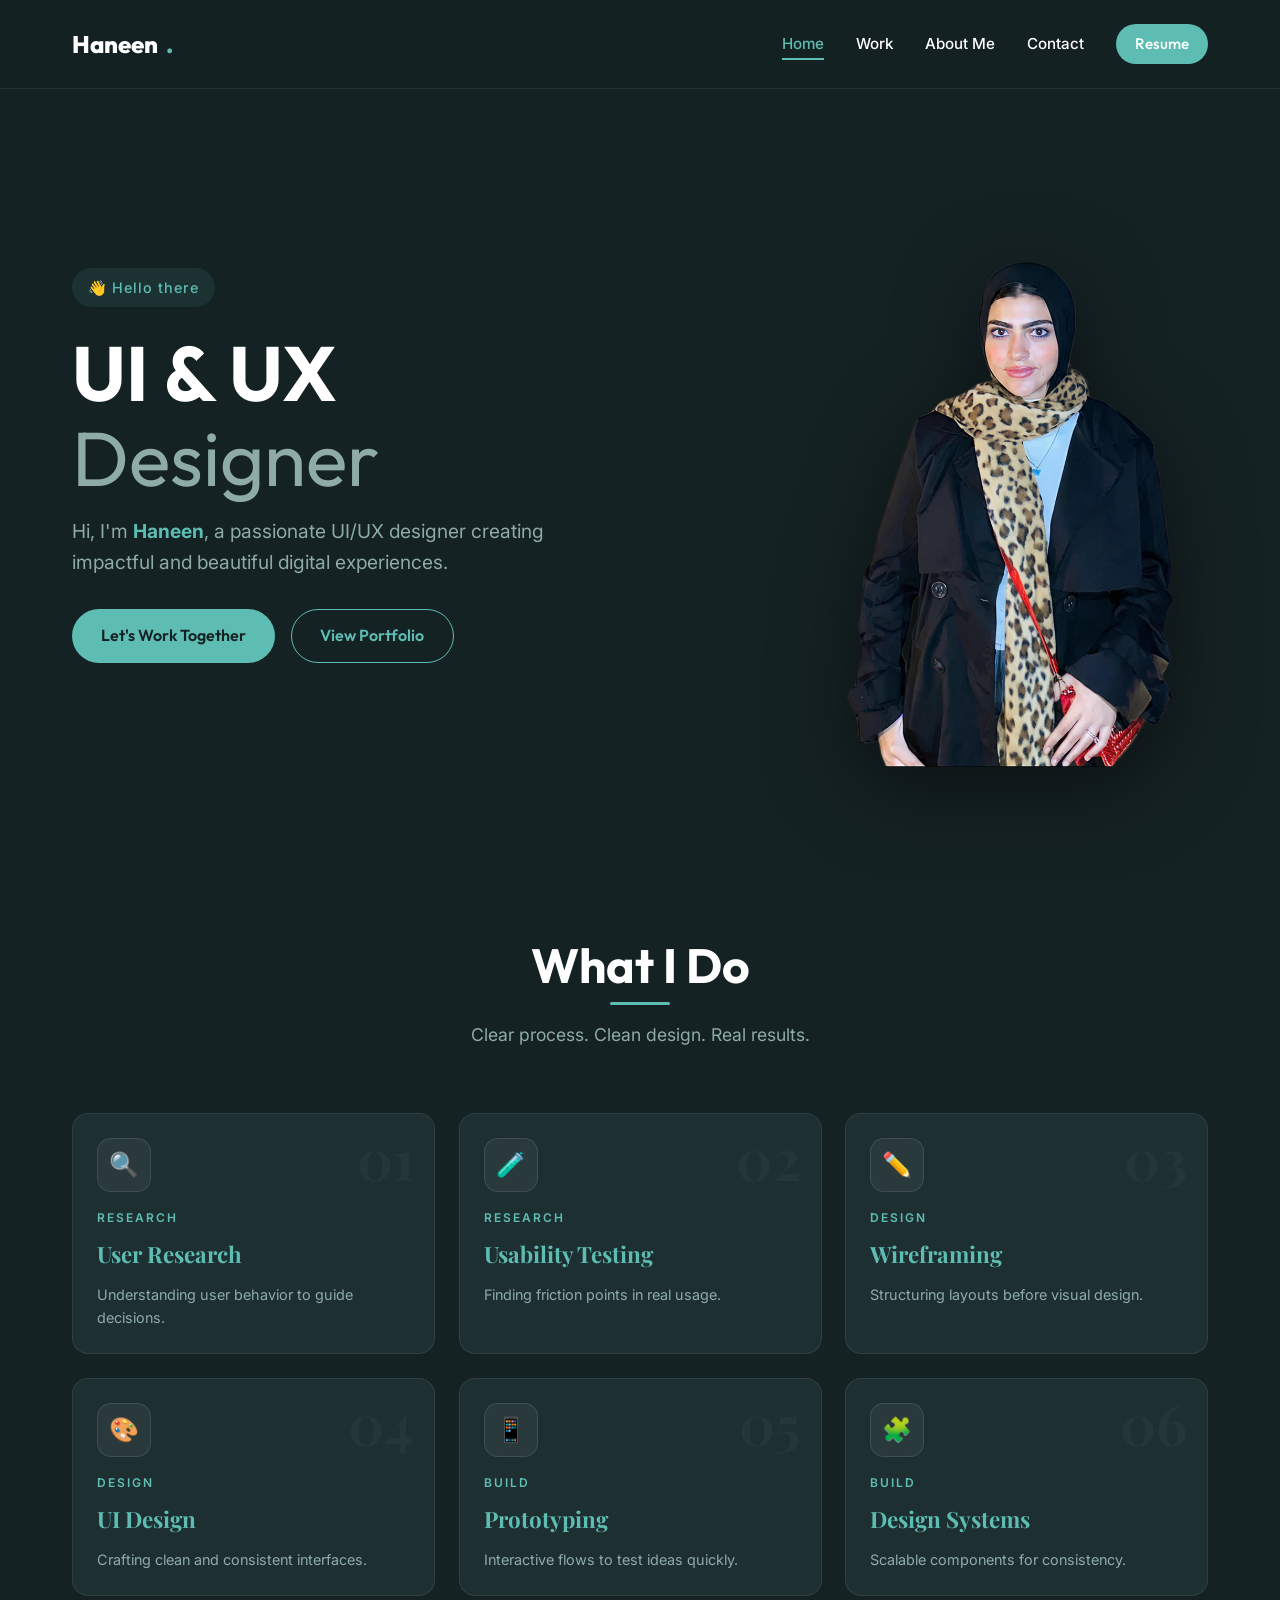
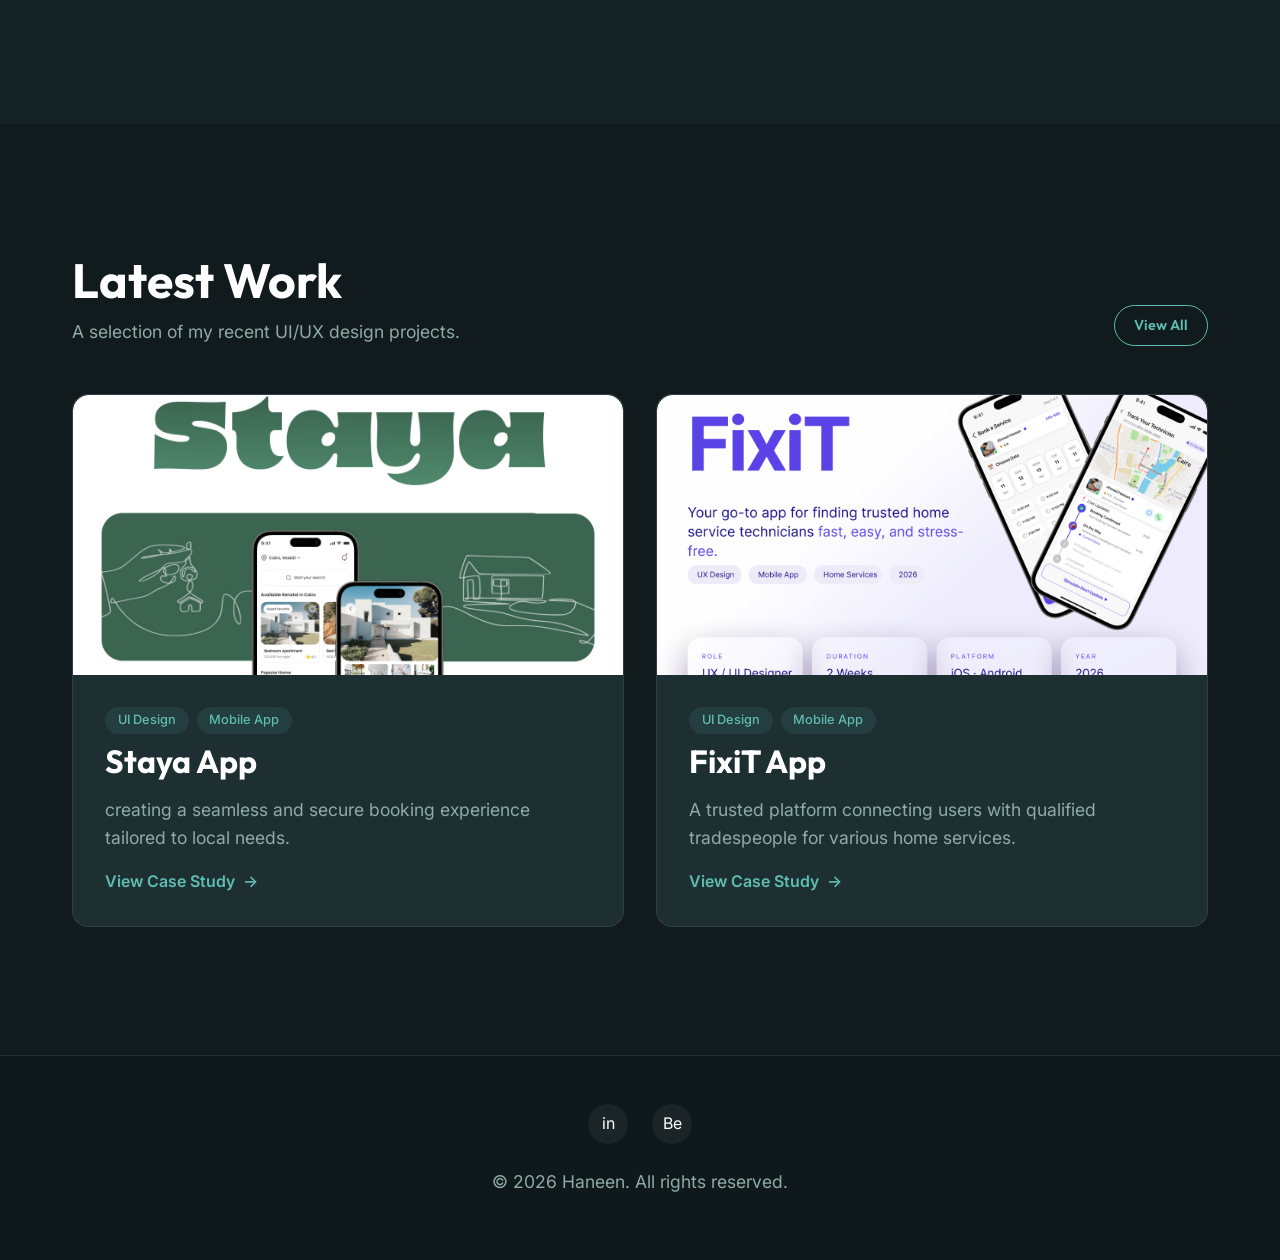
<file: index.html>
<!DOCTYPE html>
<html lang="en">

<head>
    <meta charset="UTF-8">
    <meta name="viewport" content="width=device-width, initial-scale=1.0">
    <title>Haneen | UI & UX Designer</title>

    <!-- Fonts -->
    <link
        href="https://fonts.googleapis.com/css2?family=Playfair+Display:wght@400;700&family=DM+Sans:wght@300;400;500&display=swap"
        rel="stylesheet">

    <!-- CSS -->
    <link rel="stylesheet" href="css/style.css">
    <link rel="stylesheet" href="css/components.css">
    <link rel="stylesheet" href="css/animations.css">

    <!-- JS Components -->
    <script src="js/components.js" defer></script>
    <script src="js/main.js" defer></script>

    <style>
        .hero {
            display: flex;
            align-items: center;
            justify-content: space-between;
            min-height: 80vh;
            position: relative;
            padding-top: 2rem;
        }

        .hero-content {
            flex: 1;
            max-width: 600px;
            z-index: 2;
        }

        .hero-badge {
            display: inline-block;
            padding: 0.5rem 1rem;
            background-color: rgba(94, 189, 178, 0.1);
            color: var(--primary);
            border-radius: 20px;
            font-size: 0.9rem;
            font-weight: 500;
            margin-bottom: 1.5rem;
            letter-spacing: 1px;
        }

        .hero h1 {
            font-size: clamp(3rem, 6vw, 5rem);
            margin-bottom: 1rem;
            line-height: 1.1;
        }

        .hero h1 span {
            color: var(--text-muted);
            font-weight: 400;
        }

        .hero p {
            font-size: 1.2rem;
            margin-bottom: 2rem;
            max-width: 500px;
        }

        .hero-actions {
            display: flex;
            gap: 1rem;
        }

        .hero-image-wrapper {
            flex: 1;
            display: flex;
            justify-content: flex-end;
            position: relative;
        }

        .hero-image {
            max-width: 450px;
            width: 100%;
            border-radius: 20px;
            filter: drop-shadow(0 20px 40px rgba(0, 0, 0, 0.5));
            transition: transform var(--transition-slow);
        }

        /* What I Do Section */
        .services-grid {
            margin-top: 3rem;
        }

        /* Responsive */
        @media (max-width: 992px) {
            .hero {
                flex-direction: column;
                text-align: center;
                padding-top: 4rem;
            }

            .hero-content {
                margin-bottom: 3rem;
            }

            .hero-actions {
                justify-content: center;
            }

            .hero-image-wrapper {
                justify-content: center;
            }
        }
    </style>
</head>

<body>

    <site-navbar></site-navbar>

    <main>
        <!-- Hero Section -->
        <section class="container hero">
            <div class="hero-content animate-on-scroll">
                <div class="hero-badge">👋 Hello there</div>
                <h1>UI & UX<br><span>Designer</span></h1>
                <p>Hi, I'm <strong style="color: var(--primary);">Haneen</strong>, a passionate UI/UX designer creating
                    impactful and beautiful digital experiences.</p>
                <div class="hero-actions">
                    <a href="contact.html" class="btn btn-primary">Let's Work Together</a>
                    <a href="projects.html" class="btn btn-outline">View Portfolio</a>
                </div>
            </div>
            <div class="hero-image-wrapper animate-on-scroll">
                <img src="haneen.png" alt="Haneen - UI/UX Designer" class="hero-image">
            </div>
        </section>

        <!-- What I Do Section -->
        <section class="section" id="services">
            <div class="container">
                <div class="section-header animate-on-scroll">
                    <h2>What I Do</h2>
                    <p style="color: var(--text-muted); margin-top: 10px;">Clear process. Clean design. Real results.
                    </p>
                </div>

                <div class="wid-grid">
                    <div class="wid-card animate-on-scroll" data-category="research">
                        <div class="wid-card-num">01</div>
                        <div class="wid-card-icon">🔍</div>
                        <div class="wid-card-tag">Research</div>
                        <div class="wid-card-title">User Research</div>
                        <div class="wid-card-desc">Understanding user behavior to guide decisions.</div>
                    </div>

                    <div class="wid-card animate-on-scroll" data-category="research">
                        <div class="wid-card-num">02</div>
                        <div class="wid-card-icon">🧪</div>
                        <div class="wid-card-tag">Research</div>
                        <div class="wid-card-title">Usability Testing</div>
                        <div class="wid-card-desc">Finding friction points in real usage.</div>
                    </div>

                    <div class="wid-card animate-on-scroll" data-category="design">
                        <div class="wid-card-num">03</div>
                        <div class="wid-card-icon">✏️</div>
                        <div class="wid-card-tag">Design</div>
                        <div class="wid-card-title">Wireframing</div>
                        <div class="wid-card-desc">Structuring layouts before visual design.</div>
                    </div>

                    <div class="wid-card animate-on-scroll" data-category="design">
                        <div class="wid-card-num">04</div>
                        <div class="wid-card-icon">🎨</div>
                        <div class="wid-card-tag">Design</div>
                        <div class="wid-card-title">UI Design</div>
                        <div class="wid-card-desc">Crafting clean and consistent interfaces.</div>
                    </div>

                    <div class="wid-card animate-on-scroll" data-category="build">
                        <div class="wid-card-num">05</div>
                        <div class="wid-card-icon">📱</div>
                        <div class="wid-card-tag">Build</div>
                        <div class="wid-card-title">Prototyping</div>
                        <div class="wid-card-desc">Interactive flows to test ideas quickly.</div>
                    </div>

                    <div class="wid-card animate-on-scroll" data-category="build">
                        <div class="wid-card-num">06</div>
                        <div class="wid-card-icon">🧩</div>
                        <div class="wid-card-tag">Build</div>
                        <div class="wid-card-title">Design Systems</div>
                        <div class="wid-card-desc">Scalable components for consistency.</div>
                    </div>
                </div>
            </div>
        </section>

        <!-- Latest Work Section (Preview) -->
        <section class="section" style="background-color: #111b1d;">
            <div class="container">
                <div style="display: flex; justify-content: space-between; align-items: flex-end; margin-bottom: 3rem;"
                    class="animate-on-scroll">
                    <div>
                        <h2
                            style="margin-bottom: 0.5rem; font-size: clamp(2rem, 4vw, 3rem); font-family: var(--font-heading);">
                            Latest Work</h2>
                        <p style="margin-bottom: 0;">A selection of my recent UI/UX design projects.</p>
                    </div>
                    <a href="projects.html" class="btn btn-outline"
                        style="padding: 0.5rem 1.2rem; font-size: 0.9rem;">View All</a>
                </div>

                <div class="grid grid-2">
                    <!-- Project 1 -->
                    <div class="card project-card animate-on-scroll">
                        <div class="card-image-container">
                            <img src="staya.jpg" alt="Staya" class="card-image">
                        </div>
                        <div class="project-card-content">
                            <div style="display: flex; gap: 0.5rem;">
                                <span class="badge">UI Design</span>
                                <span class="badge">Mobile App</span>
                            </div>
                            <h3>Staya App</h3>
                            <p>creating a seamless and secure booking experience tailored to local needs.</p>
                            <a href="https://www.behance.net/gallery/248236511/Staya-Short-Stay-Booking-App"
                                style="margin-top: auto; font-weight: 600; display: flex; align-items: center; gap: 0.5rem;">View
                                Case Study <span>→</span></a>
                        </div>
                    </div>

                    <!-- Project 2 -->
                    <div class="card project-card animate-on-scroll">
                        <div class="card-image-container">
                            <img src="Fixit.png" alt="FixiT" class="card-image">
                        </div>
                        <div class="project-card-content">
                            <div style="display: flex; gap: 0.5rem;">
                                <span class="badge">UI Design</span>
                                <span class="badge">Mobile App</span>
                            </div>
                            <h3>FixiT App</h3>
                            <p>A trusted platform connecting users with qualified tradespeople for various home
                                services.</p>
                            <a href="https://www.behance.net/gallery/246401169/FixiT-App"
                                style="margin-top: auto; font-weight: 600; display: flex; align-items: center; gap: 0.5rem;">View
                                Case Study <span>→</span></a>
                        </div>
                    </div>
                </div>
            </div>
        </section>
    </main>

    <site-footer></site-footer>

</body>

</html>
</file>
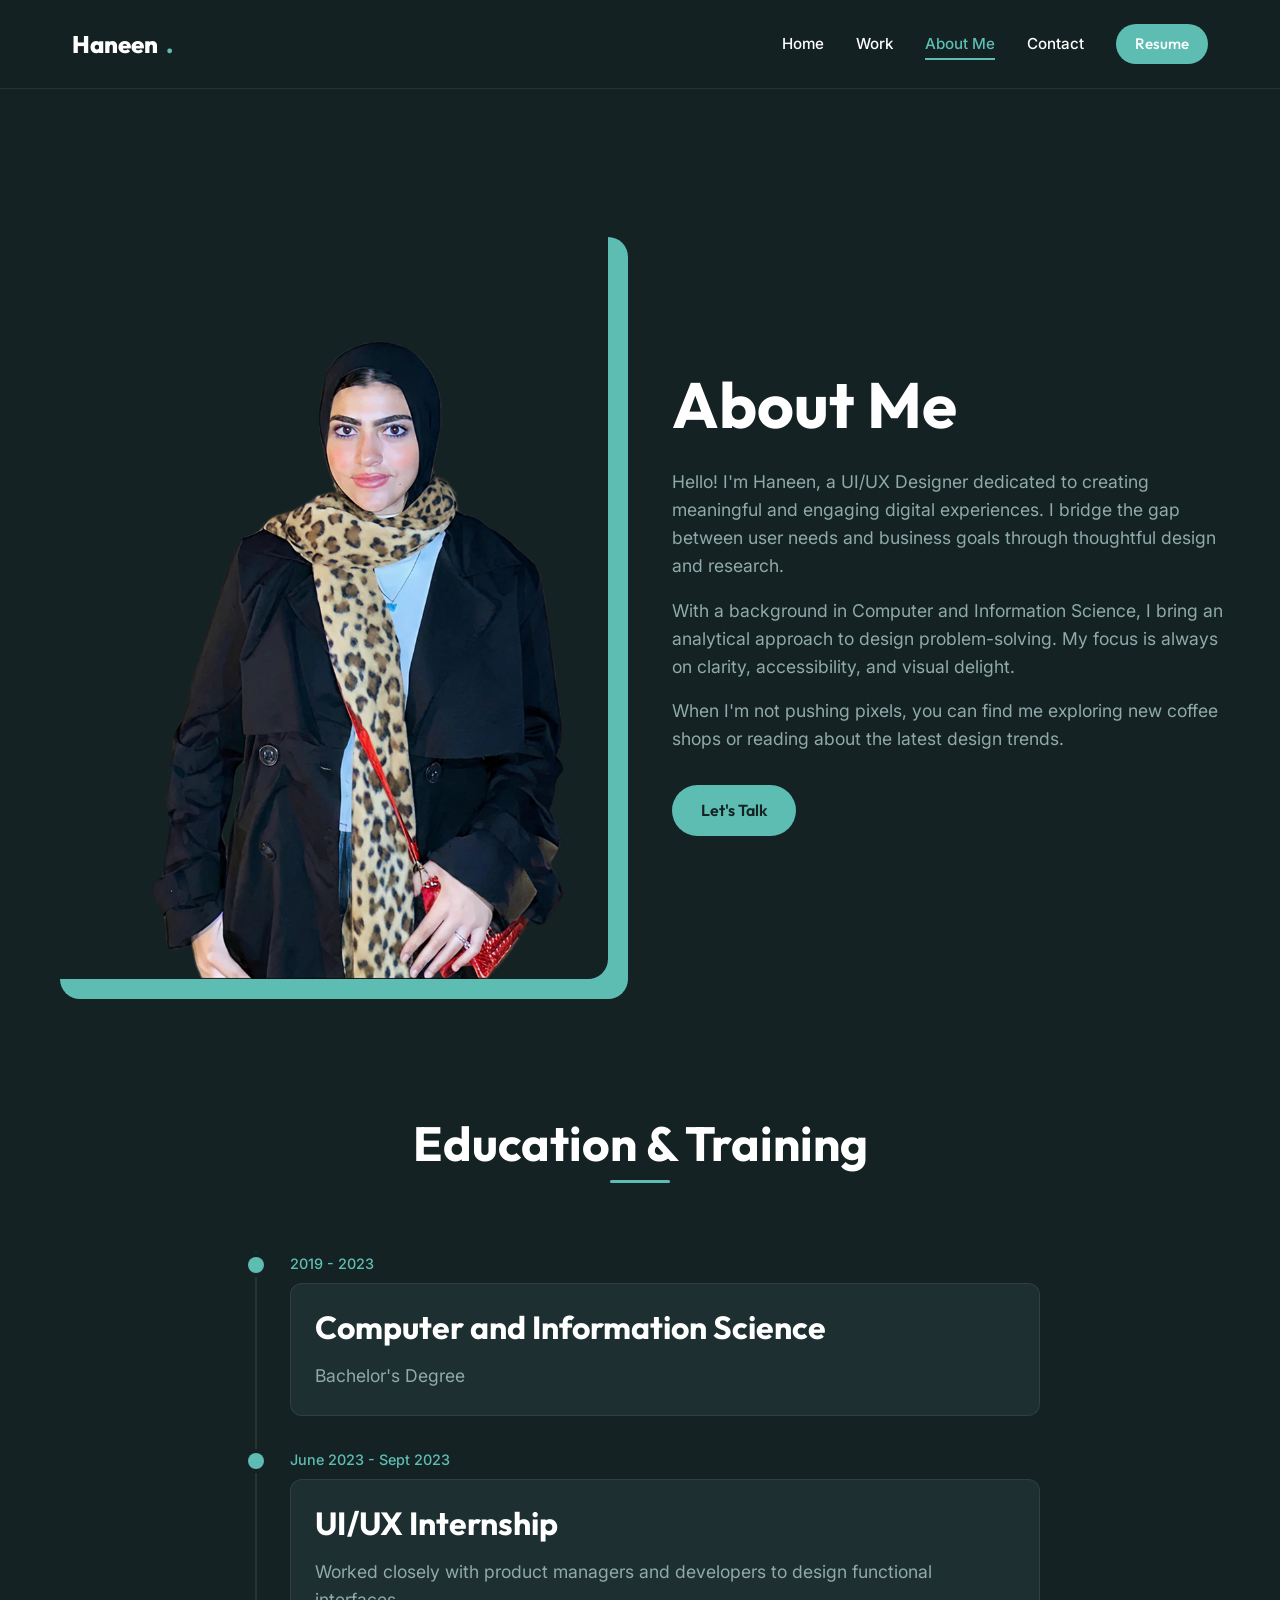
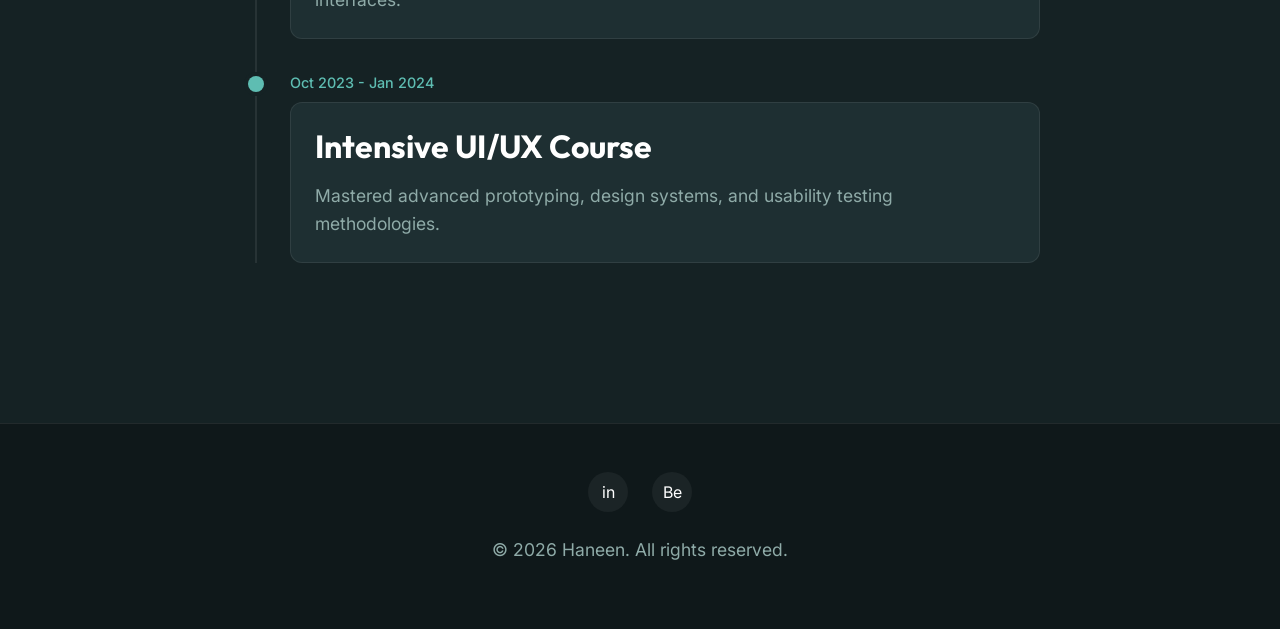
<file: about.html>
<!DOCTYPE html>
<html lang="en">
<head>
    <meta charset="UTF-8">
    <meta name="viewport" content="width=device-width, initial-scale=1.0">
    <title>About | Haneen</title>
    <link rel="stylesheet" href="css/style.css">
    <link rel="stylesheet" href="css/components.css">
    <link rel="stylesheet" href="css/animations.css">
    <script src="js/components.js" defer></script>
    <script src="js/main.js" defer></script>
    <style>
        .about-grid {
            display: grid;
            grid-template-columns: 1fr 1fr;
            gap: 4rem;
            align-items: center;
            margin-bottom: var(--spacing-xxl);
        }
        .about-image {
            width: 100%;
            border-radius: 20px;
            box-shadow: 20px 20px 0 var(--primary);
        }
        
        /* Timeline */
        .timeline {
            position: relative;
            max-width: 800px;
            margin: 0 auto;
        }
        .timeline::before {
            content: '';
            position: absolute;
            top: 0; left: 15px;
            height: 100%; width: 2px;
            background: var(--border-color);
        }
        .timeline-item {
            position: relative;
            padding-left: 50px;
            margin-bottom: 2rem;
        }
        .timeline-item::before {
            content: '';
            position: absolute;
            top: 5px; left: 8px;
            width: 16px; height: 16px;
            border-radius: 50%;
            background: var(--primary);
            box-shadow: 0 0 0 4px var(--bg-color);
        }
        .timeline-date {
            font-size: 0.9rem;
            color: var(--primary);
            margin-bottom: 0.5rem;
            font-weight: 500;
        }
        .timeline-content {
            background: var(--bg-card);
            padding: 1.5rem;
            border-radius: 12px;
            border: 1px solid var(--border-color);
        }
        
        @media (max-width: 768px) {
            .about-grid { grid-template-columns: 1fr; gap: 2rem; }
            .about-image { box-shadow: 10px 10px 0 var(--primary); }
        }
    </style>
</head>
<body>

    <site-navbar></site-navbar>

    <main class="container section">
        
        <div class="about-grid animate-on-scroll">
            <div>
                <img src="haneen.png" alt="Haneen working" class="about-image">
            </div>
            <div>
                <h1 style="margin-bottom: 1.5rem;">About Me</h1>
                <p>Hello! I'm Haneen, a UI/UX Designer dedicated to creating meaningful and engaging digital experiences. I bridge the gap between user needs and business goals through thoughtful design and research.</p>
                <p>With a background in Computer and Information Science, I bring an analytical approach to design problem-solving. My focus is always on clarity, accessibility, and visual delight.</p>
                <p>When I'm not pushing pixels, you can find me exploring new coffee shops or reading about the latest design trends.</p>
                <a href="contact.html" class="btn btn-primary" style="margin-top: 1rem;">Let's Talk</a>
            </div>
        </div>

        <div class="section-header animate-on-scroll">
            <h2>Education & Training</h2>
        </div>

        <div class="timeline animate-on-scroll">
            <div class="timeline-item">
                <div class="timeline-date">2019 - 2023</div>
                <div class="timeline-content hover-lift">
                    <h3>Computer and Information Science</h3>
                    <p style="margin: 0;">Bachelor's Degree</p>
                </div>
            </div>
            <div class="timeline-item">
                <div class="timeline-date">June 2023 - Sept 2023</div>
                <div class="timeline-content hover-lift">
                    <h3>UI/UX Internship</h3>
                    <p style="margin: 0;">Worked closely with product managers and developers to design functional interfaces.</p>
                </div>
            </div>
            <div class="timeline-item">
                <div class="timeline-date">Oct 2023 - Jan 2024</div>
                <div class="timeline-content hover-lift">
                    <h3>Intensive UI/UX Course</h3>
                    <p style="margin: 0;">Mastered advanced prototyping, design systems, and usability testing methodologies.</p>
                </div>
            </div>
        </div>

    </main>

    <site-footer></site-footer>

</body>
</html>
</file>
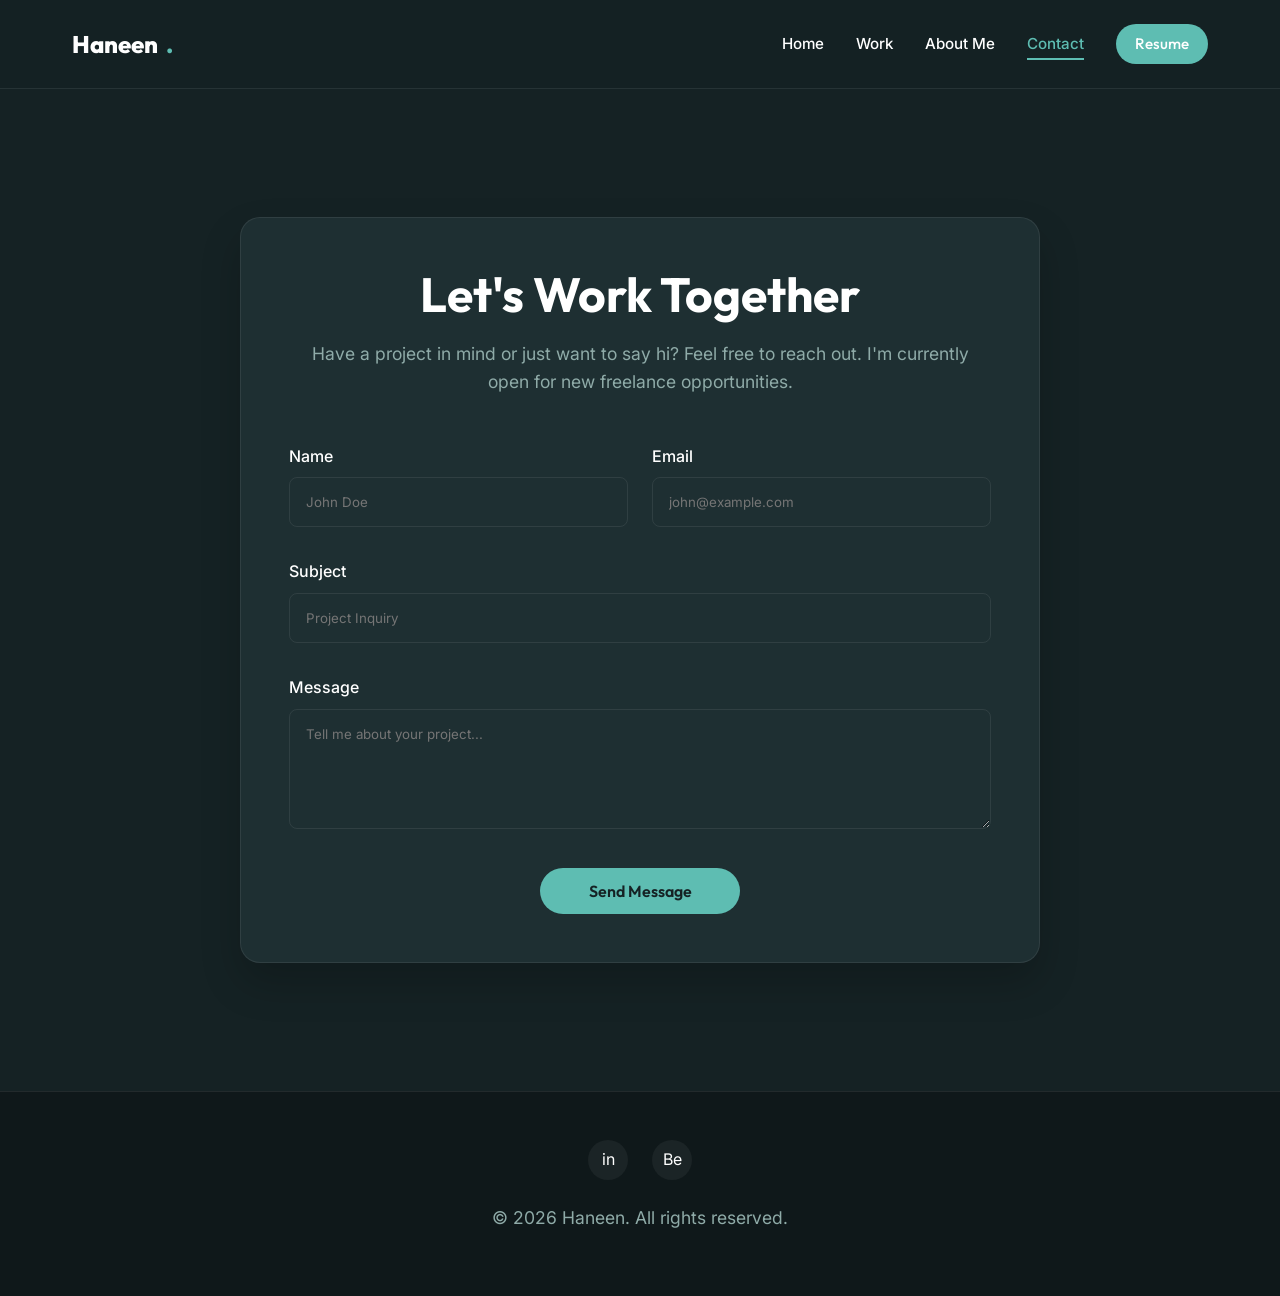
<file: contact.html>
<!DOCTYPE html>
<html lang="en">
<head>
    <meta charset="UTF-8">
    <meta name="viewport" content="width=device-width, initial-scale=1.0">
    <title>Contact | Haneen</title>
    <link rel="stylesheet" href="css/style.css">
    <link rel="stylesheet" href="css/components.css">
    <link rel="stylesheet" href="css/animations.css">
    <script src="js/components.js" defer></script>
    <script src="js/main.js" defer></script>
    <style>
        .contact-container {
            max-width: 800px;
            margin: 0 auto;
            background: var(--bg-card);
            padding: 3rem;
            border-radius: 20px;
            border: 1px solid var(--border-color);
            box-shadow: 0 20px 40px rgba(0,0,0,0.2);
        }
        .contact-header {
            text-align: center;
            margin-bottom: 3rem;
        }
        .form-row {
            display: grid;
            grid-template-columns: 1fr 1fr;
            gap: 1.5rem;
        }
        @media (max-width: 600px) {
            .contact-container { padding: 2rem; }
            .form-row { grid-template-columns: 1fr; }
        }
    </style>
</head>
<body>

    <site-navbar></site-navbar>

    <main class="container section" style="min-height: 80vh; display: flex; align-items: center;">
        
        <div class="contact-container animate-on-scroll" style="width: 100%;">
            <div class="contact-header">
                <h1 style="font-size: clamp(2rem, 4vw, 3rem);">Let's Work Together</h1>
                <p>Have a project in mind or just want to say hi? Feel free to reach out. I'm currently open for new freelance opportunities.</p>
            </div>

            <form action="https://formspree.io/f/xrejewye" method="POST" id="contact-form">
                <input type="hidden" name="_subject" value="New message from your portfolio!">
                <input type="text" name="_gotcha" style="display:none">

                <div class="form-row">
                    <div class="form-group">
                        <label class="form-label" for="name">Name</label>
                        <input type="text" id="name" name="name" class="form-control" placeholder="John Doe" required>
                    </div>
                    <div class="form-group">
                        <label class="form-label" for="email">Email</label>
                        <input type="email" id="email" name="email" class="form-control" placeholder="john@example.com" required>
                    </div>
                </div>
                
                <div class="form-group">
                    <label class="form-label" for="subject">Subject</label>
                    <input type="text" id="subject" name="subject" class="form-control" placeholder="Project Inquiry" required>
                </div>

                <div class="form-group">
                    <label class="form-label" for="message">Message</label>
                    <textarea id="message" name="message" class="form-control" placeholder="Tell me about your project..." required></textarea>
                </div>

                <div id="form-status" style="text-align: center; margin-bottom: 1rem; display: none;"></div>

                <div style="text-align: center; margin-top: 2rem;">
                    <button type="submit" class="btn btn-primary" style="width: 100%; max-width: 200px;">Send Message</button>
                </div>
            </form>

            <script>
                const form = document.getElementById('contact-form');
                const status = document.getElementById('form-status');

                form.addEventListener('submit', async (e) => {
                    e.preventDefault();
                    const btn = form.querySelector('button[type="submit"]');
                    btn.textContent = 'Sending...';
                    btn.disabled = true;

                    try {
                        const res = await fetch(form.action, {
                            method: 'POST',
                            body: new FormData(form),
                            headers: { 'Accept': 'application/json' }
                        });

                        if (res.ok) {
                            status.style.display = 'block';
                            status.style.color = 'var(--primary)';
                            status.textContent = '✅ Message sent successfully! I\'ll get back to you soon.';
                            form.reset();
                        } else {
                            throw new Error('Failed');
                        }
                    } catch (err) {
                        status.style.display = 'block';
                        status.style.color = '#ff6b6b';
                        status.textContent = '❌ Oops! Something went wrong. Please try again.';
                    }

                    btn.textContent = 'Send Message';
                    btn.disabled = false;
                });
            </script>
        </div>

    </main>

    <site-footer></site-footer>

</body>
</html>
</file>
<file: css/style.css>
@import url('https://fonts.googleapis.com/css2?family=Inter:wght@300;400;500;600&family=Outfit:wght@400;500;700;800&display=swap');

:root {
  /* Colors */
  --bg-color: #152224;
  --bg-card: #1e2f32;
  --bg-card-hover: #263b3f;
  --primary: #5ebdb2;
  --primary-hover: #4ca399;
  --text-main: #ffffff;
  --text-muted: #8faba8;
  --border-color: rgba(255, 255, 255, 0.08);
  
  /* Spacing */
  --spacing-sm: 0.5rem;
  --spacing-md: 1rem;
  --spacing-lg: 2rem;
  --spacing-xl: 4rem;
  --spacing-xxl: 8rem;
  
  /* Typography */
  --font-body: 'Inter', sans-serif;
  --font-heading: 'Outfit', sans-serif;
  
  /* Transitions */
  --transition-fast: 0.2s ease;
  --transition-normal: 0.3s ease;
  --transition-slow: 0.5s ease;
  
  /* Layout */
  --container-width: 1200px;
}

* {
  margin: 0;
  padding: 0;
  box-sizing: border-box;
}

html {
  scroll-behavior: smooth;
}

body {
  font-family: var(--font-body);
  background-color: var(--bg-color);
  color: var(--text-main);
  line-height: 1.6;
  overflow-x: hidden;
  opacity: 0; /* For page load animation */
  animation: fadeInPage 0.5s ease forwards;
}

/* Typography Base */
h1, h2, h3, h4, h5, h6 {
  font-family: var(--font-heading);
  font-weight: 700;
  line-height: 1.2;
  margin-bottom: var(--spacing-md);
}

h1 { font-size: clamp(2.5rem, 5vw, 4.5rem); }
h2 { font-size: clamp(2rem, 4vw, 3rem); }
h3 { font-size: clamp(1.5rem, 3vw, 2rem); }

p {
  color: var(--text-muted);
  margin-bottom: var(--spacing-md);
  font-size: 1.1rem;
}

a {
  color: var(--primary);
  text-decoration: none;
  transition: color var(--transition-fast);
}

a:hover {
  color: var(--text-main);
}

ul {
  list-style: none;
}

/* Layout Utilities */
.container {
  max-width: var(--container-width);
  margin: 0 auto;
  padding: 0 var(--spacing-lg);
}

.section {
  padding: var(--spacing-xxl) 0;
}

.section-header {
  text-align: center;
  margin-bottom: var(--spacing-xl);
}

.section-header h2 {
  position: relative;
  display: inline-block;
}

.section-header h2::after {
  content: '';
  position: absolute;
  bottom: -10px;
  left: 50%;
  transform: translateX(-50%);
  width: 60px;
  height: 3px;
  background-color: var(--primary);
  border-radius: 2px;
}

/* Grid Layouts */
.grid {
  display: grid;
  gap: var(--spacing-lg);
}

.grid-2 { grid-template-columns: repeat(auto-fit, minmax(300px, 1fr)); }
.grid-3 { grid-template-columns: repeat(auto-fit, minmax(250px, 1fr)); }
.grid-4 { grid-template-columns: repeat(auto-fit, minmax(200px, 1fr)); }

/* Responsive adjustments */
@media (max-width: 768px) {
  .section { padding: var(--spacing-xl) 0; }
  .grid-2 { grid-template-columns: 1fr; }
}
</file>
<file: css/components.css>
/* Buttons */
.btn {
  display: inline-flex;
  align-items: center;
  justify-content: center;
  padding: 0.8rem 1.8rem;
  border-radius: 50px;
  font-family: var(--font-heading);
  font-weight: 600;
  font-size: 1rem;
  cursor: pointer;
  transition: all var(--transition-normal);
  border: none;
  gap: 0.5rem;
}

.btn-primary {
  background-color: var(--primary);
  color: #152224;
}

.btn-primary:hover {
  background-color: var(--primary-hover);
  transform: translateY(-2px);
  box-shadow: 0 5px 15px rgba(94, 189, 178, 0.3);
  color: #152224;
}

.btn-outline {
  background-color: transparent;
  color: var(--primary);
  border: 1px solid var(--primary);
}

.btn-outline:hover {
  background-color: var(--primary);
  color: #152224;
  transform: translateY(-2px);
}

/* Cards */
.card {
  background-color: var(--bg-card);
  border-radius: 16px;
  padding: var(--spacing-lg);
  border: 1px solid var(--border-color);
  transition: all var(--transition-normal);
  display: flex;
  flex-direction: column;
}

.card:hover {
  transform: translateY(-5px);
  border-color: var(--primary);
  box-shadow: 0 10px 30px rgba(0, 0, 0, 0.2);
}

.card-image {
  width: 100%;
  height: 200px;
  border-radius: 8px;
  object-fit: cover;
  margin-bottom: var(--spacing-md);
  background-color: rgba(255, 255, 255, 0.05); /* Placeholder */
}

/* Project Cards Specific */
.project-card {
  padding: 0;
  overflow: hidden;
}

.project-card .card-image-container {
  width: 100%;
  height: 280px;
  overflow: hidden;
  position: relative;
  background-color: rgba(255, 255, 255, 0.03);
}

.project-card .card-image {
  margin-bottom: 0;
  border-radius: 16px 16px 0 0;
  width: 100%;
  height: 100%;
  display: block;
  object-fit: cover;
  object-position: center center;
  transition: transform 0.5s ease;
}

.project-card:hover .card-image {
  transform: scale(1.05);
}

.project-card-content {
  padding: var(--spacing-lg);
  flex-grow: 1;
  display: flex;
  flex-direction: column;
}

.badge {
  display: inline-block;
  padding: 0.2rem 0.8rem;
  background-color: rgba(94, 189, 178, 0.1);
  color: var(--primary);
  border-radius: 20px;
  font-size: 0.8rem;
  font-weight: 500;
  margin-bottom: var(--spacing-sm);
  align-self: flex-start;
}

/* Glassmorphism Services Card */
.glass-card {
  background: rgba(30, 47, 50, 0.4);
  backdrop-filter: blur(10px);
  -webkit-backdrop-filter: blur(10px);
  border: 1px solid rgba(255, 255, 255, 0.05);
  border-radius: 16px;
  padding: 1.5rem;
  transition: all 0.3s ease;
  cursor: pointer;
  display: flex;
  flex-direction: column;
  gap: 1rem;
}

.glass-card:hover {
  transform: translateY(-5px);
  box-shadow: 0 10px 20px rgba(0, 0, 0, 0.2), 0 0 15px rgba(94, 189, 178, 0.1);
  border-color: rgba(94, 189, 178, 0.4);
}

.glass-card-header {
  display: flex;
  align-items: center;
  gap: 1rem;
}

.glass-card-icon {
  width: 48px;
  height: 48px;
  background-color: rgba(94, 189, 178, 0.1);
  border-radius: 12px;
  display: flex;
  align-items: center;
  justify-content: center;
  color: var(--primary);
  font-size: 1.25rem;
  transition: all 0.3s ease;
}

.glass-card:hover .glass-card-icon {
  background-color: var(--primary);
  color: #152224;
  transform: scale(1.1) rotate(5deg);
}

.glass-card-title {
  font-family: var(--font-heading);
  font-weight: 700;
  font-size: 1.2rem;
  margin: 0;
  color: var(--text-main);
  line-height: 1.2;
}

.glass-card-desc {
  font-size: 0.95rem;
  color: rgba(255, 255, 255, 0.6);
  line-height: 1.6;
  margin: 0;
  display: -webkit-box;
  -webkit-line-clamp: 3;
  -webkit-box-orient: vertical;
  overflow: hidden;
}

/* ── What I Do Section (New) ── */
.wid-tabs {
  margin: 40px 0;
  display: flex;
  gap: 10px;
}

.wid-tab-btn {
  padding: 10px 20px;
  border: 1px solid transparent;
  background: transparent;
  color: var(--text-muted);
  cursor: pointer;
  border-radius: 6px;
  transition: .3s;
  font-family: var(--font-body);
  font-size: 1rem;
}

.wid-tab-btn.active {
  background: var(--primary);
  color: #152224; /* Dark color for text on primary background */
}

.wid-grid {
  display: grid;
  grid-template-columns: repeat(3, 1fr);
  gap: 24px;
}

@media(max-width: 900px) {
  .wid-grid { grid-template-columns: repeat(2, 1fr); }
}

@media(max-width: 600px) {
  .wid-grid { grid-template-columns: 1fr; }
}

.wid-card {
  position: relative;
  background: var(--bg-card);
  border: 1px solid var(--border-color);
  border-radius: 16px;
  padding: 24px;
  cursor: pointer;
  transition: transform 0.4s cubic-bezier(0.23, 1, 0.32, 1), border-color 0.3s;
  overflow: hidden;
}

.wid-card::after {
  content: '';
  position: absolute;
  top: 0; left: 0;
  width: 0; height: 3px;
  background: linear-gradient(90deg, var(--primary), #90caf9);
  transition: width 0.5s cubic-bezier(0.23, 1, 0.32, 1);
}

.wid-card:hover {
  transform: translateY(-8px);
  border-color: rgba(94, 189, 178, 0.4);
}

.wid-card:hover::after {
  width: 100%;
}

.wid-card::before {
  content: '';
  position: absolute;
  inset: -1px;
  border-radius: 16px;
  background: radial-gradient(400px circle at var(--mx, 50%) var(--my, 50%), rgba(94, 189, 178, 0.12), transparent 60%);
  opacity: 0;
  transition: opacity 0.4s ease;
  pointer-events: none;
  z-index: 0;
}

.wid-card:hover::before {
  opacity: 1;
}

.wid-card-num {
  position: absolute;
  top: 16px;
  right: 20px;
  font-family: 'Playfair Display', serif;
  font-size: 3.5rem;
  font-weight: 700;
  color: rgba(255, 255, 255, 0.03);
  line-height: 1;
  transition: color 0.4s;
  user-select: none;
  z-index: 0;
}

.wid-card:hover .wid-card-num {
  color: rgba(94, 189, 178, 0.1);
}

.wid-card-icon {
  position: relative;
  width: 54px;
  height: 54px;
  display: flex;
  align-items: center;
  justify-content: center;
  background: rgba(255, 255, 255, 0.05);
  border: 1px solid rgba(255, 255, 255, 0.1);
  border-radius: 14px;
  font-size: 1.5rem;
  margin-bottom: 16px;
  transition: background 0.3s, transform 0.4s cubic-bezier(0.23, 1, 0.32, 1);
  z-index: 1;
}

.wid-card:hover .wid-card-icon {
  background: rgba(94, 189, 178, 0.15);
  transform: rotate(-8deg) scale(1.1);
}

.wid-card-tag {
  position: relative;
  font-size: 0.75rem;
  letter-spacing: 2px;
  text-transform: uppercase;
  color: var(--primary);
  font-weight: 600;
  margin-bottom: 10px;
  z-index: 1;
}

.wid-card-title {
  position: relative;
  font-family: 'Playfair Display', serif;
  font-size: 1.4rem;
  font-weight: 700;
  margin-bottom: 10px;
  color: var(--primary);
  transition: color 0.3s;
  z-index: 1;
}

.wid-card:hover .wid-card-title {
  color: #fff;
}

.wid-card-desc {
  position: relative;
  font-size: 0.9rem;
  color: var(--text-muted);
  line-height: 1.6;
  z-index: 1;
}

/* Forms */
.form-group {
  margin-bottom: var(--spacing-lg);
}

.form-label {
  display: block;
  margin-bottom: var(--spacing-sm);
  font-weight: 500;
}

.form-control {
  width: 100%;
  padding: 1rem;
  background-color: transparent;
  border: 1px solid var(--border-color);
  border-radius: 8px;
  color: var(--text-main);
  font-family: var(--font-body);
  transition: border-color var(--transition-fast);
}

.form-control:focus {
  outline: none;
  border-color: var(--primary);
  box-shadow: 0 0 0 2px rgba(94, 189, 178, 0.2);
}

textarea.form-control {
  resize: vertical;
  min-height: 120px;
}
</file>
<file: css/animations.css>
/* Page Load Animations */
@keyframes fadeInPage {
  from { opacity: 0; }
  to { opacity: 1; }
}

@keyframes fadeOutPage {
  from { opacity: 1; }
  to { opacity: 0; }
}

.page-transitioning {
  animation: fadeOutPage 0.3s ease forwards;
}

/* Scroll Animations */
.animate-on-scroll {
  opacity: 0;
  transform: translateY(30px);
  transition: opacity 0.6s ease-out, transform 0.6s ease-out;
  will-change: opacity, transform;
}

.animate-on-scroll.is-visible {
  opacity: 1;
  transform: translateY(0);
}

/* Staggered Animations for Grid */
.grid .animate-on-scroll:nth-child(1), .wid-grid .animate-on-scroll:nth-child(1) { transition-delay: 0.1s; }
.grid .animate-on-scroll:nth-child(2), .wid-grid .animate-on-scroll:nth-child(2) { transition-delay: 0.2s; }
.grid .animate-on-scroll:nth-child(3), .wid-grid .animate-on-scroll:nth-child(3) { transition-delay: 0.3s; }
.grid .animate-on-scroll:nth-child(4), .wid-grid .animate-on-scroll:nth-child(4) { transition-delay: 0.4s; }
.wid-grid .animate-on-scroll:nth-child(5) { transition-delay: 0.5s; }
.wid-grid .animate-on-scroll:nth-child(6) { transition-delay: 0.6s; }

/* Micro-interactions */
.hover-scale {
  transition: transform var(--transition-fast);
}

.hover-scale:hover {
  transform: scale(1.05);
}

.hover-lift {
  transition: transform var(--transition-fast);
}

.hover-lift:hover {
  transform: translateY(-5px);
}

/* Navigation specific */
.nav-link {
  position: relative;
}

.nav-link::after {
  content: '';
  position: absolute;
  width: 0;
  height: 2px;
  bottom: -4px;
  left: 0;
  background-color: var(--primary);
  transition: width var(--transition-normal);
}

.nav-link:hover::after,
.nav-link.active::after {
  width: 100%;
}
</file>
